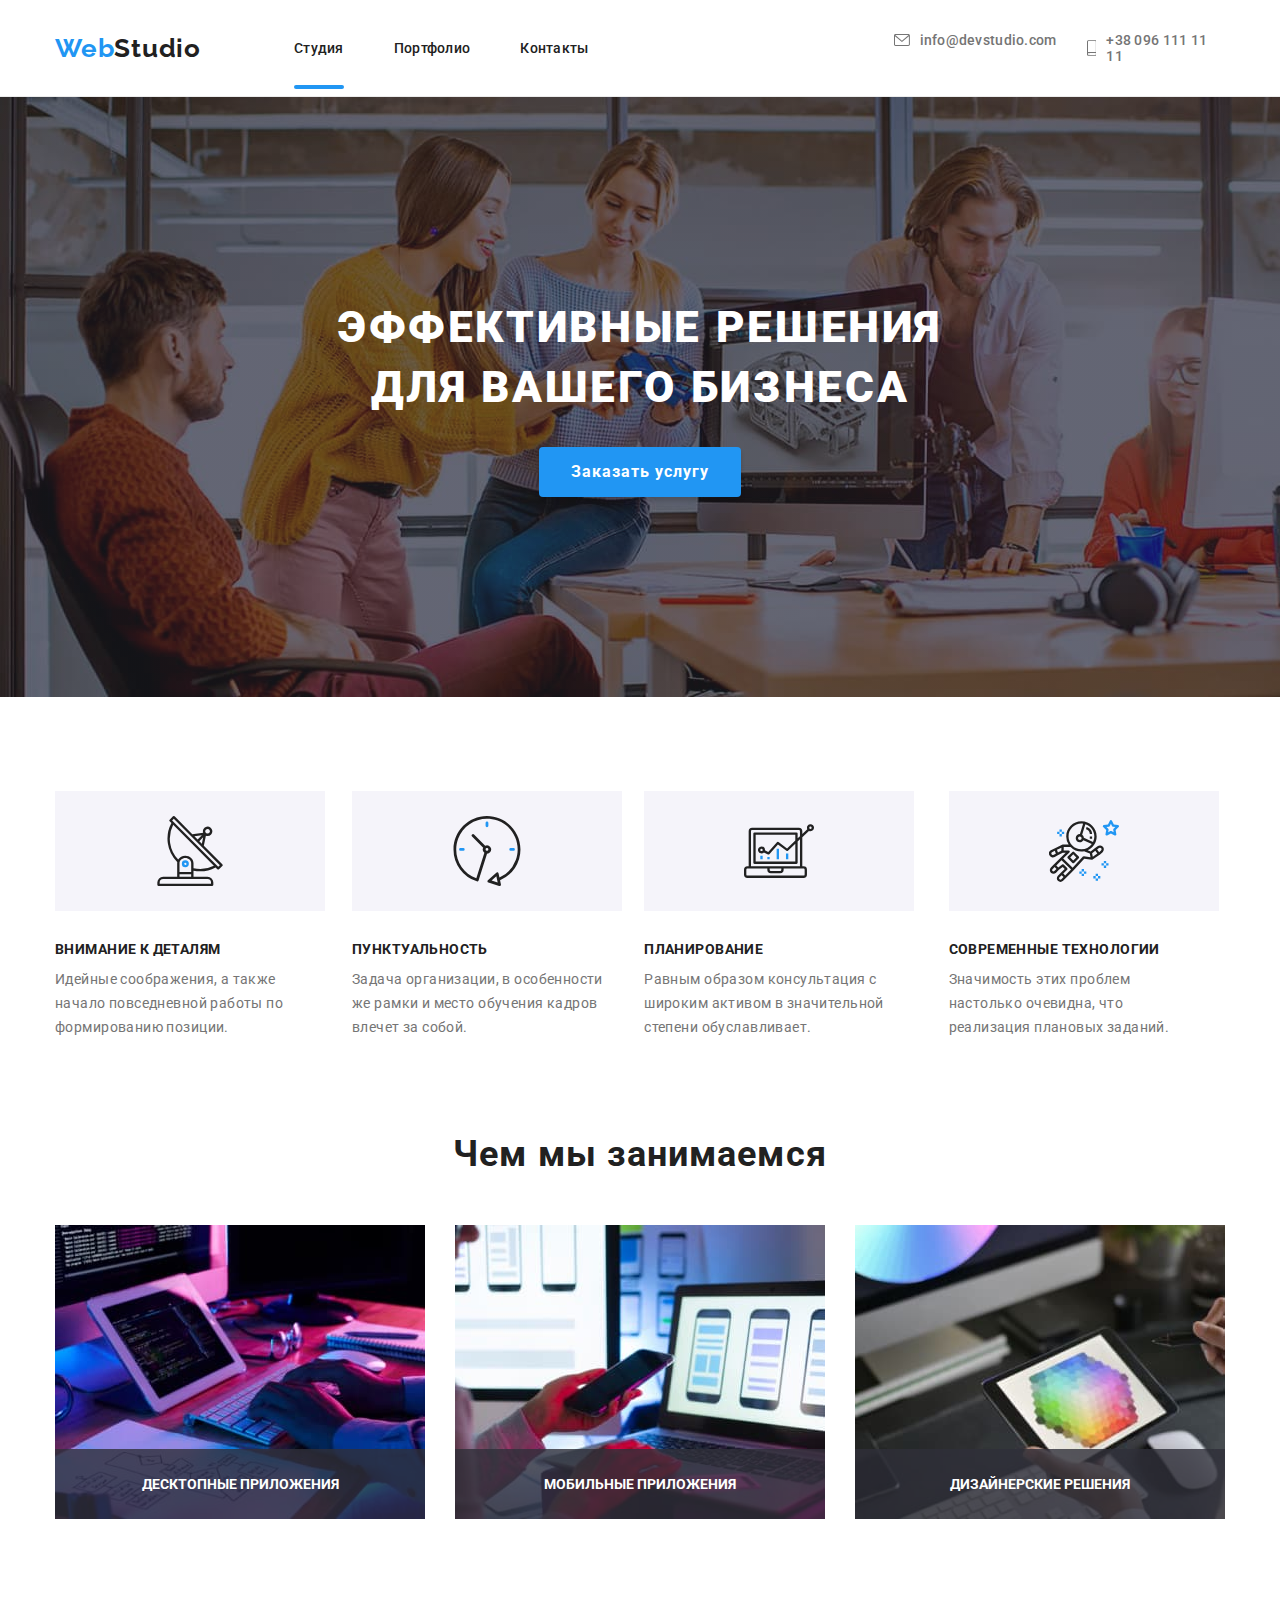
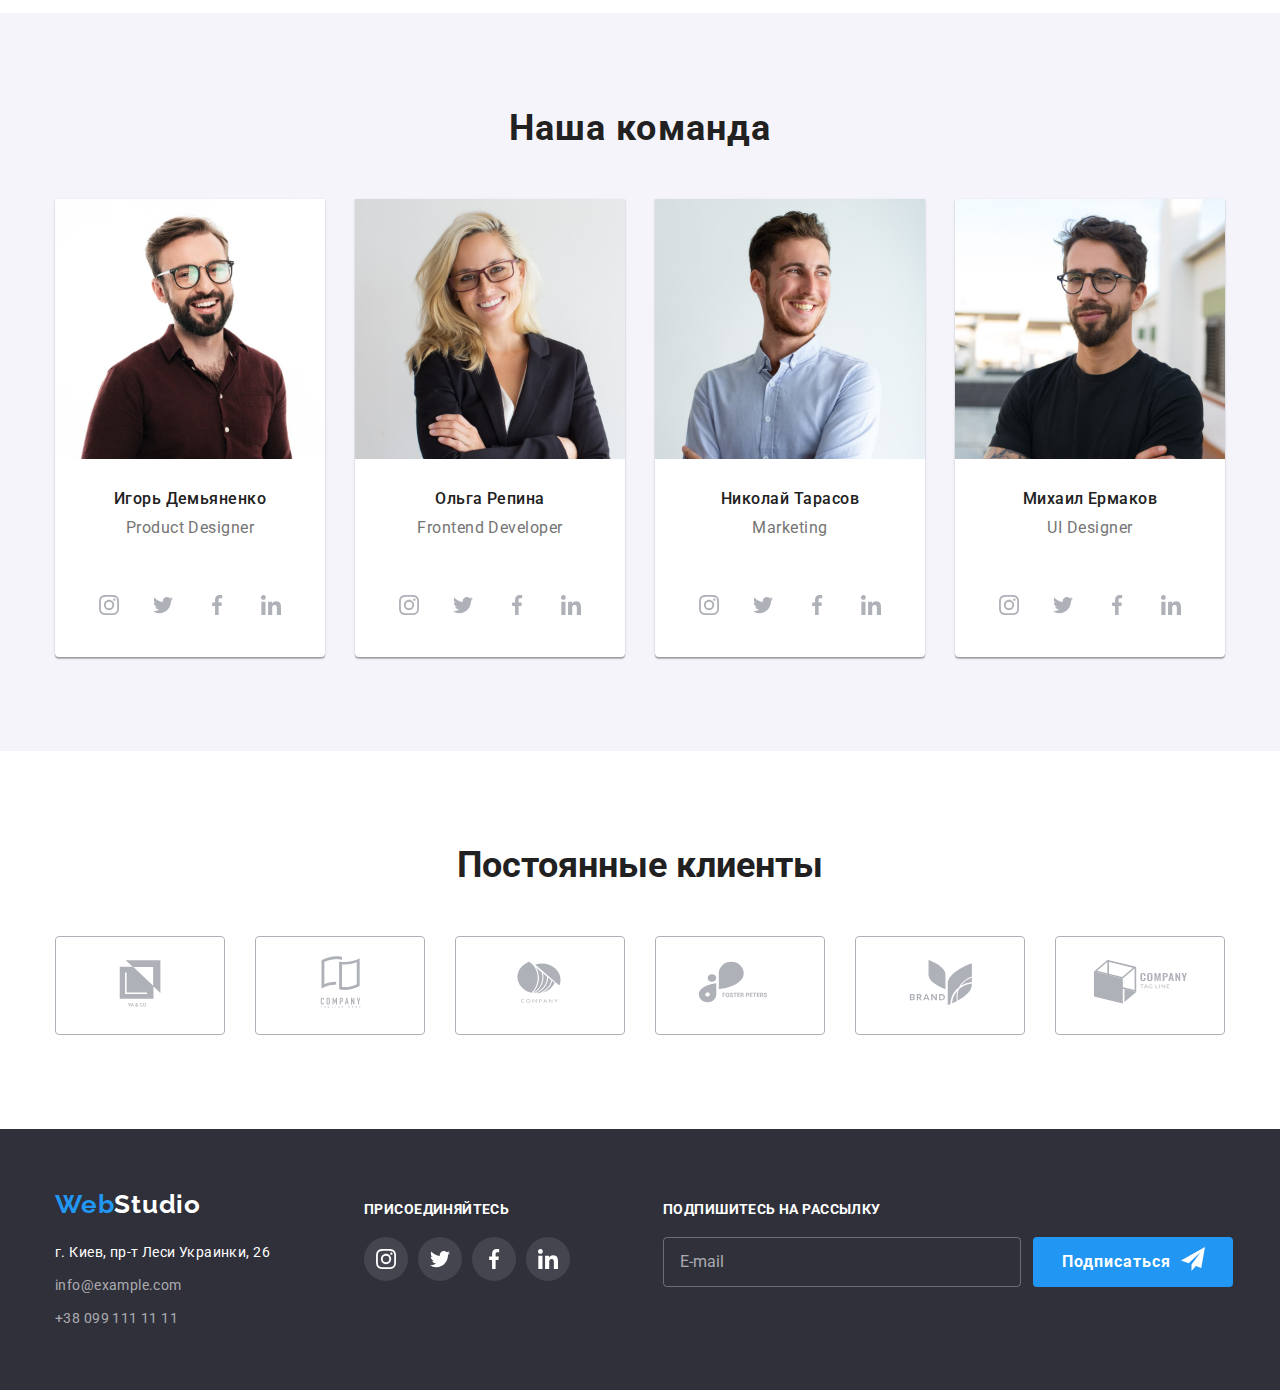
<file: index.html>
<!DOCTYPE html>
<html lang="ru">
<head>
    <meta charset="UTF-8">
    <meta http-equiv="X-UA-Compatible" content="IE=edge">
    <meta name="viewport" content="width=device-width, initial-scale=1.0">
    <title>Document</title>
    <link rel="stylesheet" href="https://cdnjs.cloudflare.com/ajax/libs/modern-normalize/1.0.0/modern-normalize.min.css" />
    <link href="https://fonts.googleapis.com/css2?family=Raleway:wght@700&family=Roboto:wght@400;500;700;900&display=swap"
        rel="stylesheet">
    <link rel="stylesheet" href="./css/styles.css">
</head>
<body>
    <header class="header">
        <nav class="container main-nav">
            <a href="#" class="logo"><span class="piece-of-logo">Web</span>Studio</a>
            
            <ul class="site-nav list">
                <li class="item"><a href="#" class="link current">Студия</a></li>
                <li class="item"><a href="./portfolio.html" class="link">Портфолио</a></li>
                <li class="item"><a href="#" class="link">Контакты</a></li>
            </ul>
            <ul class="list header-contacts">
                <li class="item">
                    <a href="mailto:info@devstudio.com" class="link contacts-link">
                        <svg width="16" height="12" class="icon-envelope svg-item">
                            <use href="./images/sprite.svg#icon-envelope"></use>
                        </svg>
                            info@devstudio.com    
                    </a>
                </li>
                <li class="item">
                    <a href="tel:+380961111111" class="link contacts-link">
                        <svg width="10" height="16" class="icon-smartphone svg-item">
                            <use href="./images/sprite.svg#icon-smartphone"></use>
                        </svg>
                            +38 096 111 11 11
                    </a>
                </li>
            </ul>
        </nav>
    </header>

    <main>
        <section class="hero">
           <div class="hero-container">
                <h1 class="hero-title">Эффективные решения для вашего бизнеса</h1>
                <button type="button" class="hero-button" data-modal-open>Заказать услугу</button>
           </div>
           <div class="backdrop is-hidden" data-modal>
                <div class="modal">
                    <button class="button close-button" data-modal-close>
                            <svg class="svg-item" width="11" height="11">
                                <use href="./images/sprite.svg#icon-close">
                            </svg>
                    </button>

                    <p class="title">Оставьте свои данные, мы вам перезвоним</p>

                    <form class="form-modal">
                        <label class="form-field">
                            <span class="form-label">Имя</span>
                            <div class="input-container">
                                <svg class="svg-item" width="18" height="18">
                                    <use href="./images/sprite.svg#icon-person" />
                                </svg>
                                <input type="text" name="name" class="form-input" autocomplete="off">
                            </div>     
                        </label>
                        <label class="form-field">
                            <span class="form-label">Телефон</span>
                            <div class="input-container">
                                <svg class="svg-item" width="18" height="18">
                                    <use href="./images/sprite.svg#icon-phone" />
                                </svg>
                                <input type="tel" name="tel" class="form-input" autocomplete="off">
                            </div>
                        </label>
                        <label class="form-field">
                            <span class="form-label">Почта</span>
                            <div class="input-container">
                                <svg class="svg-item" width="18" height="18">
                                    <use href="./images/sprite.svg#icon-email" />
                                </svg>
                                <input type="email" name="email" class="form-input" autocomplete="off">
                            </div>
                        </label>
                        <label class="form-field">
                            <span class="form-label">Комментарий</span>
                            <textarea name="comment" cols="1" rows="1" placeholder="Введите текст" class="textarea-input"></textarea>
                        </label>
                        <label class="checkbox-field">
                            <div class="checkbox-container">
                                <input type="checkbox" name="privacy" class="checkbox-privacy">
                                <svg class="svg-item" width="16" height="15">
                                    <use href="./images/sprite.svg#icon-check"></use>
                                </svg>
                                <span class="privacy-text">Соглашаюсь с рассылкой и принимаю <a href="#" class="privacy-link link">Условия договора</a></span>
                            </div>
                        </label>
                        
                        <button type="submit" class="button-submit">Отправить</button>
                    </form>
                </div>
           </div>
        </section>
        
        <section class="benefits">
            <div class="container">
            <h2 hidden>Преимущества компании</h2>
            <ul class="list">
                <li class="item">
                    <div class="svg-container">
                        <svg width="70" height="70" class="svg-item">
                            <use href="./images/sprite.svg#icon-antenna">
                        </svg>
                    </div>
                    <h3 class="title">Внимание к деталям</h3>
                    <p class="benefits-text">
                        Идейные соображения, а также начало повседневной
                        работы по формированию позиции.
                    </p>
                </li>
                <li class="item">
                    <div class="svg-container">
                        <svg width="70" height="70" class="svg-item">
                            <use href="./images/sprite.svg#icon-clock">
                        </svg>
                    </div>
                    <h3 class="title">Пунктуальность</h3>
                    <p class="benefits-text">
                        Задача организации, в особенности же рамки и место
                        обучения кадров влечет за собой.
                    </p>
                </li>
                <li class="item">
                    <div class="svg-container">
                        <svg width="70" height="70" class="svg-item">
                            <use href="./images/sprite.svg#icon-diagram">
                        </svg>
                    </div>
                    <h3 class="title">Планирование</h3>
                    <p class="benefits-text">
                        Равным образом консультация с широким активом в
                        значительной степени обуславливает.
                    </p>
                </li>
                <li class="item">
                    <div class="svg-container">
                        <svg width="70" height="70" class="svg-item">
                            <use href="./images/sprite.svg#icon-astronaut">
                        </svg>
                    </div>
                    <h3 class="title">Современные технологии</h3>
                    <p class="benefits-text">
                        Значимость этих проблем настолько очевидна,
                        что реализация плановых заданий.
                    </p>
                </li>
            </ul>
            </div>    
        </section>
        
        <section class="specialization">
            <div class="container">
                <h2 class="title">Чем мы занимаемся</h2>
                <ul class="list specialization-list">
                    <li class="item">
                        <img src="./images/software-developing.jpg" alt="Фото разработки ПО" width="370" class="image">
                        <div class="content">
                            <p class="text">
                                Десктопные приложения
                            </p>
                        </div>
                    </li>
                    <li class="item">
                        <img src="./images/simulating.jpg" alt="Фото симуляции програмного продукта class="image"" width="370">
                        <div class="content">
                            <p class="text">
                                Мобильные приложения
                            </p>
                        </div>
                    </li>
                    <li class="item">
                        <img src="./images/design.jpg" alt="Фото подбора дизайна" width="370" class="image">
                        <div class="content">
                            <p class="text">
                                Дизайнерские решения
                            </p>
                        </div>
                    </li>
                </ul>
            </div>
        </section>
        
        <section class="team">
            <div class="container">
                <h2 class="title">Наша команда</h2>
                
                <ul class="team-list list">
                    <li class="item">
                        <img src="./images/Ihor.jpg" alt="Фото Игоря Демьяченко" width="270">
                        <h3 class="list-title">Игорь Демьяненко</h3>
                        <p class="team-text">
                            Product Designer
                        </p>
                        <ul class="social-network list">
                            <li class="item">
                                <a href="#" class="social-link" aria-label="Instagram">
                                    <svg class="svg-item" width="20" height="20">
                                        <use href="./images/sprite.svg#icon-instagram">
                                    </svg>
                                </a>
                            </li>
                            <li class="item">
                                <a href="#" class="social-link" aria-label="Twitter">
                                    <svg class="svg-item" width="20" height="20">
                                        <use href="./images/sprite.svg#icon-twitter">
                                    </svg>
                                </a>
                            </li>
                            <li class="item">
                                <a href="#" class="social-link" aria-label="Facebook">
                                    <svg class="svg-item" width="20" height="20">
                                       <use href="./images/sprite.svg#icon-facebook">
                                   </svg>
                               </a>
                            </li>
                            <li class="item">
                               <a href="#" class="social-link" aria-label="Linkedin">
                                   <svg class="svg-item" width="20" height="20">
                                       <use href="./images/sprite.svg#icon-linkedin">
                                   </svg>
                               </a>
                            </li>
                        </ul>
                    </li>
                    <li class="item">
                        <img src="./images/Olga.jpg" alt="Фото Ольги Репиной" width="270">
                        <h3 class="list-title">Ольга Репина</h3>
                        <p class="team-text">
                            Frontend Developer
                        </p>
                        <ul class="social-network list">
                            <li class="item">
                                <a href="#" class="social-link" aria-label="Instagram">
                                    <svg class="svg-item" width="20" height="20">
                                        <use href="./images/sprite.svg#icon-instagram">
                                    </svg>
                                </a>
                            </li>
                            <li class="item">
                                <a href="#" class="social-link" aria-label="Twitter">
                                    <svg class="svg-item" width="20" height="20">
                                        <use href="./images/sprite.svg#icon-twitter">
                                    </svg>
                                </a>
                            </li>
                            <li class="item">
                                <a href="#" class="social-link" aria-label="Facebook">
                                    <svg class="svg-item" width="20" height="20">
                                        <use href="./images/sprite.svg#icon-facebook">
                                    </svg>
                                </a>
                            </li>
                            <li class="item">
                                <a href="#" class="social-link" aria-label="Linkedin">
                                    <svg class="svg-item" width="20" height="20">
                                        <use href="./images/sprite.svg#icon-linkedin">
                                    </svg>
                                </a>
                            </li>
                        </ul>
                    </li>
                    <li class="item">
                        <img src="./images/Nikolay.jpg" alt="Фото Николая Тарасова" width="270">
                        <h3 class="list-title">Николай Тарасов</h3>
                        <p class="team-text">
                            Marketing
                        </p>
                        <ul class="social-network list">
                            <li class="item">
                                <a href="#" class="social-link" aria-label="Instagram">
                                    <svg class="svg-item" width="20" height="20">
                                        <use href="./images/sprite.svg#icon-instagram">
                                    </svg>
                                </a>
                            </li>
                            <li class="item">
                                <a href="#" class="social-link" aria-label="Twitter">
                                    <svg class="svg-item" width="20" height="20">
                                        <use href="./images/sprite.svg#icon-twitter">
                                    </svg>
                                </a>
                            </li>
                            <li class="item">
                                <a href="#" class="social-link" aria-label="Facebook">
                                    <svg class="svg-item" width="20" height="20">
                                        <use href="./images/sprite.svg#icon-facebook">
                                    </svg>
                                </a>
                            </li>
                            <li class="item">
                                <a href="#" class="social-link" aria-label="Linkedin">
                                    <svg class="svg-item" width="20" height="20">
                                        <use href="./images/sprite.svg#icon-linkedin">
                                    </svg>
                                </a>
                            </li>
                        </ul>
                    </li>
                    <li class="item">
                        <img src="./images/Michael.jpg" alt="Фото Михаила Ермакова" width="270">
                        <h3 class="list-title">Михаил Ермаков</h3>
                        <p class="team-text">
                            UI Designer
                        </p>
                        <ul class="social-network list">
                            <li class="item">
                                <a href="#" class="social-link" aria-label="Instagram">
                                    <svg class="svg-item" width="20" height="20">
                                        <use href="./images/sprite.svg#icon-instagram">
                                    </svg>
                                </a>
                            </li>
                            <li class="item">
                                <a href="#" class="social-link" aria-label="Twitter">
                                    <svg class="svg-item" width="20" height="20">
                                        <use href="./images/sprite.svg#icon-twitter">
                                    </svg>
                                </a>
                            </li>
                            <li class="item">
                                <a href="#" class="social-link" aria-label="Facebook">
                                    <svg class="svg-item" width="20" height="20">
                                        <use href="./images/sprite.svg#icon-facebook">
                                    </svg>
                                </a>
                            </li>
                            <li class="item">
                               <a href="#" class="social-link" aria-label="Linkedin">
                                    <svg class="svg-item" width="20" height="20">
                                        <use href="./images/sprite.svg#icon-linkedin">
                                    </svg>
                               </a>
                            </li>
                        </ul>
                    </li>
                </ul>
            </div>
        </section>

        <section class="partners">
            <div class="container">
                <h2 class="title">Постоянные клиенты</h2>
                <ul class="list partners-list">
                    <li class="item">
                        <a href="#" class="link partners-link">
                            <svg class="svg-item" width="106" height="60">
                                <use href="./images/sprite.svg#icon-logo"></use>
                            </svg>
                        </a>
                    </li>
                    <li class="item">
                        <a href="#" class="link partners-link">
                            <svg class="svg-item" width="106" height="60">
                                <use href="./images/sprite.svg#icon-logo-2"></use>
                            </svg>
                        </a>
                    </li>
                    <li class="item">
                        <a href="#" class="link partners-link">
                            <svg class="svg-item" width="106" height="60">
                                <use href="./images/sprite.svg#icon-logo-3"></use>
                            </svg>
                        </a>
                    </li>
                    <li class="item">
                        <a href="#" class="link partners-link">
                            <svg class="svg-item" width="106" height="60">
                                <use href="./images/sprite.svg#icon-logo-4"></use>
                            </svg>
                        </a>
                    </li>
                    <li class="item">
                        <a href="#" class="link partners-link">
                            <svg class="svg-item" width="106" height="60">
                                <use href="./images/sprite.svg#icon-logo-5"></use>
                            </svg>
                        </a>
                    </li>
                    <li class="item">
                        <a href="#" class="link partners-link">
                            <svg class="svg-item" width="106" height="60">
                                <use href="./images/sprite.svg#icon-logo-6"></use>
                            </svg>
                        </a>
                    </li>
                </ul>
            </div>
        </section>

    </main>

    <footer class="footer">
        <h2 hidden>Заголовок футера</h2>
        <div class="container footer-container">
            <div class="address-div">
                <a href="#" class="logo"><span class="piece-of-logo">Web</span>Studio</a>
                <address class="address footer">
                    <p>г. Киев, пр-т Леси Украинки, 26</p>
                </address>
                <ul class="list footer-contacts">
                    <li class="item">
                        <a href="mailto:info@example.com" class="link">info@example.com</a>
                    </li>
                    <li class="item">
                        <a href="tel:+380991111111" class="link">+38 099 111 11 11</a>
                    </li>
                </ul>
            </div>
            <div class="join">
                <h3 class="footer-title">присоединяйтесь</h3>
                <ul class="join-list list">
                    <li class="item">
                        <a href="#" class="social-link">
                            <svg class="svg-item" width="20" height="20" aria-label="Instagram">
                                <use href="./images/sprite.svg#icon-instagram">
                            </svg>
                        </a>
                    </li>
                    <li class="item">
                        <a href="#" class="social-link" aria-label="Twitter">
                            <svg class="svg-item" width="20" height="20">
                                <use href="./images/sprite.svg#icon-twitter">
                            </svg>
                        </a>
                    </li>
                    <li class="item">
                        <a href="#" class="social-link">
                            <svg class="svg-item" width="20" height="20" aria-label="Facebook">
                                <use href="./images/sprite.svg#icon-facebook">
                            </svg>
                        </a>
                    </li>
                    <li class="item">
                        <a href="#" class="social-link">
                            <svg class="svg-item" width="20" height="20" aria-label="Linkedin">
                                <use href="./images/sprite.svg#icon-linkedin">
                            </svg>
                        </a>
                    </li>
                </ul>
            </div>
            <div class="section-subscribe">
                <h3 class="subscribe-title">Подпишитесь на рассылку</h3>

                <form class="form-subscribe">
                    <label class="form-field">
                        <input type="email" name="email" class="form-input" placeholder="E-mail" autocomplete="off">
                    </label>
                    <button class="submit">
                        <span class="text-subscribe">Подписаться</span>
                        <svg class="svg-item" width="24" height="24">
                            <use href="./images/sprite.svg#icon-icon-send">
                        </svg>
                    </button>
                </form>
            </div>
        </div>
    </footer>
    <script src="./js/modal.js"></script>
</body>
</html>
</file>
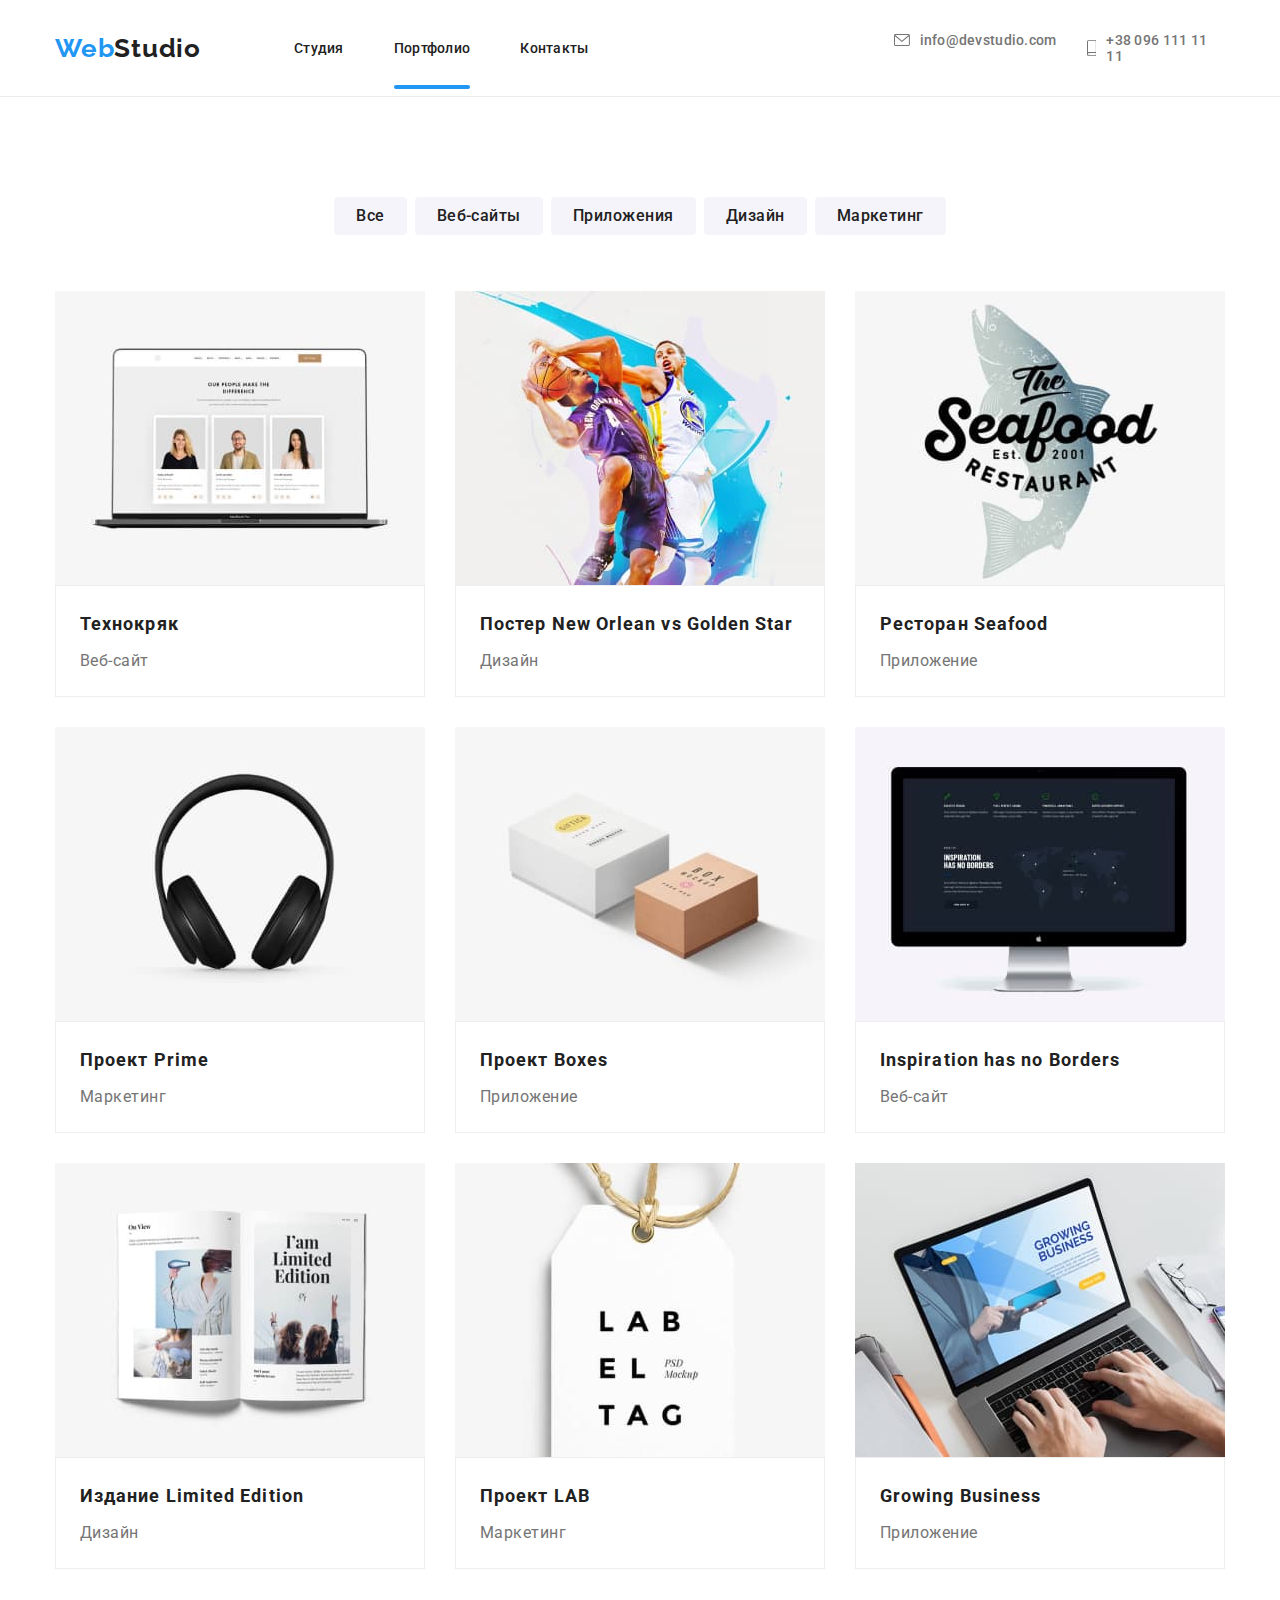
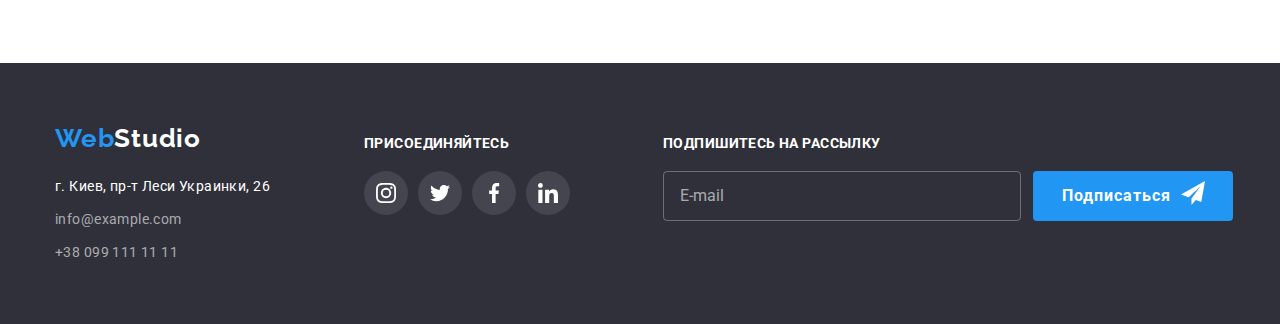
<file: portfolio.html>
<!DOCTYPE html>
<html lang="ru">
<head>
    <meta charset="UTF-8">
    <meta http-equiv="X-UA-Compatible" content="IE=edge">
    <meta name="viewport" content="width=device-width, initial-scale=1.0">
    <title>Портфолио</title>
    <link rel="stylesheet" href="https://cdnjs.cloudflare.com/ajax/libs/modern-normalize/1.0.0/modern-normalize.min.css" />
    <link href="https://fonts.googleapis.com/css2?family=Raleway:wght@700&family=Roboto:wght@400;500;700;900&display=swap"
        rel="stylesheet">
    <link rel="stylesheet" href="./css/styles.css">
</head>
<body>
    <header class="header">
        <nav class="container main-nav">
            <a href="#" class="logo"><span class="piece-of-logo">Web</span>Studio</a>
    
            <ul class="site-nav list">
                <li class="item"><a href="./index.html" class="link">Студия</a></li>
                <li class="item"><a href="./portfolio.html" class="link current">Портфолио</a></li>
                <li class="item"><a href="#" class="link">Контакты</a></li>
            </ul>
            <ul class="list header-contacts">
                <li class="item">
                    <a href="mailto:info@devstudio.com" class="link contacts-link">
                        <svg width="16" height="12" class="icon-envelope svg-item">
                            <use href="./images/sprite.svg#icon-envelope"></use>
                        </svg>
                        info@devstudio.com
                    </a>
                </li>
                <li class="item">
                    <a href="tel:+380961111111" class="link contacts-link">
                        <svg width="10" height="16" class="icon-smartphone svg-item">
                            <use href="./images/sprite.svg#icon-smartphone"></use>
                        </svg>
                        +38 096 111 11 11
                    </a>
                </li>
            </ul>
        </nav>
    </header>

    <main>
        <section class="examples">
            <div class="container">
                <ul class="examples-nav list">
                    <li class="item"><button type="button" class="button">Все</button></li>
                    <li class="item"><button type="button" class="button">Веб-сайты</button></li>
                    <li class="item"><button type="button" class="button">Приложения</button></li>
                    <li class="item"><button type="button" class="button">Дизайн</button></li>
                    <li class="item"><button type="button" class="button">Маркетинг</button></li>
                </ul>
                
                <ul lang="ru" class="examples-list list">
                    <li class="item">
                        <a href="#" class="link">
                            <div class="overlay">
                                <img src="./images/techno-crack.jpg" alt="Технокряк" width="370" height="294" class="image">
                                <div class="product-thumb">
                                    <p class="text">
                                        Технокряк это современная площадка распространения коронавируса.
                                        Компании используют эту платформу для цифрового
                                        шпионажа и атак на защищённые сервера конкурентов.
                                    </p>
                                </div>
                            </div>
                            <div class="examples-content">
                                <h3 class="examples-title title">Технокряк</h3>
                                <p class="description">Веб-сайт</p>
                            </div>
            
                        </a>
                    </li>
                    <li class="item">
                       <a href="#" class="link">
                            <div class="overlay">
                                <img src="./images/newOrlean-vs-GoldenState.jpg" alt="Постер New Orlean vs Golden Star" width="370" height="294"
                                    class="image">
                                <div class="product-thumb">
                                    <p class="text">
                                        Технокряк это современная площадка распространения коронавируса.
                                        Компании используют эту платформу для цифрового
                                        шпионажа и атак на защищённые сервера конкурентов.
                                    </p>
                                </div>
                            </div>
                            <div class="examples-content">
                                <h3 class="examples-title title">Постер New Orlean vs Golden Star</h3>
                                <p class="description">Дизайн</p>
                            </div>
                       </a>
                    </li>
                    <li class="item">
                        <a href="#" class="link">
                            <div class="overlay">
                                <img src="./images/restaurant-Seafood.jpg" alt="Ресторан Seafood" width="370" height="294" class="image">
                                <div class="product-thumb">
                                    <p class="text">
                                        Технокряк это современная площадка распространения коронавируса.
                                        Компании используют эту платформу для цифрового
                                        шпионажа и атак на защищённые сервера конкурентов.
                                    </p>
                                </div>
                            </div>
                            <div class="examples-content">
                                <h3 class="examples-title title">Ресторан Seafood</h3>
                                <p class="description">Приложение</p>
                            </div>
                        </a>
                    </li>
                    <li class="item">
                        <a href="#" class="link">
                            <div class="overlay">
                                <img src="./images/project-Prime.jpg" alt="Проект Prime" width="370" height="294" class="image">
                                <div class="product-thumb">
                                    <p class="text">
                                        Технокряк это современная площадка распространения коронавируса.
                                        Компании используют эту платформу для цифрового
                                        шпионажа и атак на защищённые сервера конкурентов.
                                    </p>
                                </div>
                            </div>
                            <div class="examples-content">
                                <h3 class="examples-title title">Проект Prime</h3>
                                <p class="description">Маркетинг</p>
                            </div>
                        </a>
                    </li>
                    <li class="item">
                        <a href="#" class="link">
                            <div class="overlay">
                                <img src="./images/project-Boxes.jpg" alt="Проект Boxes" width="370" height="294" class="image">
                                <div class="product-thumb">
                                    <p class="text">
                                        Технокряк это современная площадка распространения коронавируса.
                                        Компании используют эту платформу для цифрового
                                        шпионажа и атак на защищённые сервера конкурентов.
                                    </p>
                                </div>
                            </div>
                            <div class="examples-content">
                                <h3 class="examples-title title">Проект Boxes</h3>
                                <p class="description">Приложение</p>
                            </div>
                        </a>
                    </li>
                    <li class="item">
                        <a href="#" class="link">
                            <div class="overlay">
                                <img src="./images/website-Inspiration.jpg" alt="Веб-сайт Inspiration has no Borders" width="370" height="294"
                                    class="image">
                                <div class="product-thumb">
                                    <p class="text">
                                        Технокряк это современная площадка распространения коронавируса.
                                        Компании используют эту платформу для цифрового
                                        шпионажа и атак на защищённые сервера конкурентов.
                                    </p>
                                </div>
                            </div>
                                
                            <div class="examples-content">
                                <h3 class="examples-title title">Inspiration has no Borders</h3>
                                <p class="description">Веб-сайт</p>
                            </div>
                        </a>
                    </li>
                    <li class="item">
                        <a href="#" class="link">
                            <div class="overlay">
                                <img src="./images/limitedEdition.jpg" alt="Издание Limited Edition" width="370" height="294" class="image">
                                <div class="product-thumb">
                                    <p class="text">
                                        Технокряк это современная площадка распространения коронавируса.
                                        Компании используют эту платформу для цифрового
                                        шпионажа и атак на защищённые сервера конкурентов.
                                    </p>
                                </div>
                            </div>
                            <div class="examples-content">
                                <h3 class="examples-title title">Издание Limited Edition</h3>
                                <p class="description">Дизайн</p>
                            </div>
                        </a>
                    </li>
                    <li class="item">
                        <a href="#" class="link">
                            <div class="overlay">
                                <img src="./images/project-Lab.jpg" alt="Проект LAB" width="370" height="294" class="image">
                                <div class="product-thumb">
                                    <p class="text">
                                        Технокряк это современная площадка распространения коронавируса.
                                        Компании используют эту платформу для цифрового
                                        шпионажа и атак на защищённые сервера конкурентов.
                                    </p>
                                </div>
                            </div>
                            <div class="examples-content">
                                <h3 class="examples-title title">Проект LAB</h3>
                                <p class="description">Маркетинг</p>
                            </div>
                        </a>
                    </li>
                    <li class="item">
                        <a href="#" class="link">
                            <div class="overlay">
                                <img src="./images/growing-business.jpg" alt="Growing Business" width="370" height="294" class="image">
                                <div class="product-thumb">
                                    <p class="text">
                                        Технокряк это современная площадка распространения коронавируса.
                                        Компании используют эту платформу для цифрового
                                        шпионажа и атак на защищённые сервера конкурентов.
                                    </p>
                                </div>
                            </div>
                            <div class="examples-content">
                                <h3 class="examples-title title">Growing Business</h3>
                                <p class="description">Приложение</p>
                            </div>
                        </a>
                    </li>
                </ul>
            </div>
        </section>
    </main>

    <footer class="footer">
        <h2 hidden>Заголовок футера</h2>
        <div class="container footer-container">
            <div class="address-div">
                <a href="#" class="logo"><span class="piece-of-logo">Web</span>Studio</a>
                <address class="address footer">
                    <p>г. Киев, пр-т Леси Украинки, 26</p>
                </address>
                <ul class="list footer-contacts">
                    <li class="item">
                        <a href="mailto:info@example.com" class="link">info@example.com</a>
                    </li>
                    <li class="item">
                        <a href="tel:+380991111111" class="link">+38 099 111 11 11</a>
                    </li>
                </ul>
            </div>
            <div class="join">
                <h3 class="footer-title">присоединяйтесь</h3>
                <ul class="join-list list">
                    <li class="item">
                        <a href="#" class="social-link">
                            <svg class="svg-item" width="20" height="20" aria-label="Instagram">
                                <use href="./images/sprite.svg#icon-instagram">
                            </svg>
                        </a>
                    </li>
                    <li class="item">
                        <a href="#" class="social-link" aria-label="Twitter">
                            <svg class="svg-item" width="20" height="20">
                                <use href="./images/sprite.svg#icon-twitter">
                            </svg>
                        </a>
                    </li>
                    <li class="item">
                        <a href="#" class="social-link">
                            <svg class="svg-item" width="20" height="20" aria-label="Facebook">
                                <use href="./images/sprite.svg#icon-facebook">
                            </svg>
                        </a>
                    </li>
                    <li class="item">
                        <a href="#" class="social-link">
                            <svg class="svg-item" width="20" height="20" aria-label="Linkedin">
                                <use href="./images/sprite.svg#icon-linkedin">
                            </svg>
                        </a>
                    </li>
                </ul>
            </div>
            <div class="section-subscribe">
                <h3 class="subscribe-title">Подпишитесь на рассылку</h3>
    
                <form class="form-subscribe">
                    <label class="form-field">
                        <input type="email" name="email" class="form-input" placeholder="E-mail" autocomplete="off">
                    </label>
                    <button class="submit">
                        <span class="text-subscribe">Подписаться</span>
                        <svg class="svg-item" width="24" height="24">
                            <use href="./images/sprite.svg#icon-icon-send">
                        </svg>
                    </button>
                </form>
            </div>
        </div>
    </footer>
</body>
</html>
</file>
<file: css/styles.css>
/* Основной цвет текста #757575;
/* Вторичный цвет текста #212121 */
/* Акцент #2196F3 */
/* Основной цвет фона #FFFFFF */
/* Вторичный цвет фона #F5F4FA */
/* Цвет фона hero #2F303A */

:root {
  --primary-text-color: #757575;
  --secondary-text-color: #212121;
  --accent-color: #2196f3;
  --primary-bg-color: #ffffff;
  --secondary-bg-color: #f5f4fa;
  --hero-bg-color: #2f303a;
  --footer-text-color: rgba(255, 255, 255, 0.6);
  --cubic-bezier: cubic-bezier(0.4, 0, 0.2, 1);
}

/* body */

body {
  font-family: roboto, sans-serif, Arial, Helvetica, sans-serif;
  color: var(--primary-text-color);
  background-color: #ffffff;
}

.container {
  margin: 0 auto;
  width: 1200px;
  padding-left: 15px;
  padding-right: 15px;
}

.header {
  border-bottom: 1px solid #ececec;
}

/* сброс margin для заголовков и абзацев */

h1,
h2,
h3,
p,
ul,
label {
  margin: 0 auto;
}
img {
  display: block;
}

/* убираем маркеры со списков */

.list {
  list-style: none;
  margin: 0;
  padding: 0;
}

.main-nav {
  display: flex;
  align-items: center;
}

.site-nav {
  display: flex;
  align-items: center;
}

.site-nav .link,
.header-contacts .link {
  padding-top: 32px;
  padding-bottom: 32px;

  transition: color 250ms var(--cubic-bezier);
}

.header-contacts {
  display: flex;
  margin-left: 305px;
}

.header-contacts .item:not(:last-child) {
  margin-right: 30px;
}

.header-contacts .svg-item {
  fill: var(--primary-text-color);
  margin-right: 10px;

  transition: fill 250ms var(--cubic-bezier);
}

/* оформление ссылок в хедере */

.header-contacts .link {
  display: flex;
  align-items: center;

  font-weight: 500;
  font-size: 14px;
  line-height: calc(16 / 14);
  letter-spacing: 0.02em;
  color: var(--primary-text-color);
}

/* оформление логотипа */

.logo {
  margin-right: 93px;

  font-family: raleway, sans-serif;
  font-size: 26px;
  font-weight: 700;
  line-height: calc(31 / 26);
  letter-spacing: 0.03em;
  text-decoration: none;
  color: var(--secondary-text-color);
}

/* оформление спана в логотипе */

.piece-of-logo {
  color: var(--accent-color);
}

.site-nav > .item:not(:last-child) {
  margin-right: 50px;
}

/* секция - герой */

.hero {
  color: var(--primary-bg-color);
  background-color: var(--hero-bg-color);
  background-image: linear-gradient(rgba(47, 48, 58, 0.4), rgba(47, 48, 58, 0.4)),
    url(../images/hero-title.jpg);
}

.hero-container {
  padding-bottom: 200px;
  padding-top: 200px;

  text-align: center;
}
/* заголовок секции - героя */

.hero-title {
  font-weight: 900;
  font-size: 44px;
  max-width: 650px;
  line-height: calc(60 / 44);
  text-align: center;
  letter-spacing: 0.06em;
  text-transform: uppercase;
  margin-bottom: 30px;
}

.button {
  font-family: inherit;
  border: none;
}

/* кнопка секции - героя */

.hero-button {
  font-weight: bold;
  border: none;

  font-size: 16px;
  line-height: calc(30 / 16);
  text-align: center;
  letter-spacing: 0.06em;

  color: var(--primary-bg-color);
  background-color: var(--accent-color);

  cursor: pointer;

  box-shadow: 0px 4px 4px rgba(0, 0, 0, 0.15);
  border-radius: 4px;
  padding: 10px 32px;

  transition: background-color 250ms var(--cubic-bezier);
}

/* меняем цвет кнопки секции - героя при наведении и фокусе */

.hero-button:hover,
.hero-button:focus {
  background-color: #188ce8;
}

.hero > .backdrop {
  position: fixed;
  top: 0;
  left: 0;
  width: 100%;
  height: 100%;
  background-color: rgba(0, 0, 0, 0.2);
  z-index: 1;
  opacity: 1;
  transition: opacity 250ms var(--cubic-bezier);
}

.backdrop.is-hidden {
  opacity: 0;
  visibility: hidden;
  pointer-events: none;
}

.backdrop > .modal {
  position: absolute;
  width: 528px;
  min-height: 581px;
  top: 50%;
  left: 50%;

  padding: 40px;

  transform: translate(-50%, -50%) scale(1);
  transition: transform 250ms var(--cubic-bezier);

  background-color: #fff;
  border-radius: 4px;

  box-shadow: 0px 2px 1px rgba(0, 0, 0, 0.2), 0px 1px 1px rgba(0, 0, 0, 0.14),
    0px 1px 3px rgba(0, 0, 0, 0.12);
}

.modal > .title {
  text-align: center;
  font-size: 20px;
  font-weight: 700;
  margin-bottom: 12px;

  letter-spacing: 0.03em;

  color: var(--secondary-text-color);
}

.modal > .form-modal {
  margin-top: 12px;
}

.modal .form-input {
  width: 100%;
  margin: 0;

  font-size: 12px;
  color: var(--secondary-text-color);

  max-height: 40px;
  padding: 12px 42px;

  border: 1px solid rgba(33, 33, 33, 0.2);
  border-radius: 4px;
  outline: none;

  transition: border 250ms var(--cubic-bezier);
}

.form-modal .form-label {
  display: inline-block;

  font-size: 12px;
  letter-spacing: 0.01em;
  margin-bottom: 4px;

  color: var(--primary-text-color);
}

.form-modal textarea[name='comment'] {
  display: block;
  width: 448px;
  height: 120px;

  font-size: 12px;
  color: var(--secondary-text-color);

  padding: 12px 16px;
  resize: none;

  outline: none;
  border: 1px solid rgba(33, 33, 33, 0.2);
  border-radius: 4px;

  transition: border 250ms var(--cubic-bezier);
}

.form-modal textarea[name='comment']::placeholder {
  font-size: 12px;

  letter-spacing: 0.01em;
}

.form-modal .checkbox-container {
  display: flex;
  align-items: center;
  justify-content: center;
  margin-top: 20px;
}

.form-modal .checkbox-privacy {
  position: absolute;
  width: 1px;
  height: 1px;
  margin: -1px;
  border: 0;
  padding: 0;
  clip: rect(0 0 0 0);
  overflow: hidden;
}

.checkbox-container .svg-item {
  border: 2px solid var(--secondary-text-color);
  border-radius: 2px;
  margin-right: 7px;
  transition: background-color 250ms var(--cubic-bezier);
}
.form-modal .privacy-text {
  color: var(--primary-text-color);
  display: block;
  font-size: 14px;
  letter-spacing: 0.03em;
}

.privacy-text > .privacy-link {
  font-size: 14px;
  line-height: calc(24 / 14);

  color: #2096f3;
  border-bottom: 1px solid #2096f3;
}

.form-modal input[name='mailing'] {
  position: absolute;
  width: 1px;
  height: 1px;
  margin: -1px;
  border: 0;
  padding: 0;
  clip: rect(0 0 0 0);
  overflow: hidden;
}

.input-container {
  position: relative;
  margin-bottom: 10px;
}

.form-field .svg-item {
  position: absolute;
  display: inline-block;

  top: 50%;
  left: 12px;

  transform: translateY(-50%);
  transition: fill 250ms var(--cubic-bezier);
}

.checkbox-privacy:checked + .svg-item {
  background-color: #188ce8;
  border: 1px solid transparent;
}

.form-field:focus-within .svg-item {
  fill: #2196f3;
}

.form-field:focus-within .form-input {
  border: 1px solid #2196f3;
}

.form-field:focus-within textarea[name='comment'] {
  border: 1px solid #2196f3;
}

.form-modal > .button-submit {
  position: relative;
  left: 50%;
  transform: translateX(-50%);
  color: #fff;

  font-weight: 700;
  background-color: var(--accent-color);
  letter-spacing: 0.06em;
  line-height: calc(30 / 16);

  margin-top: 30px;
  padding: 10px 55px 10px 56px;

  border: none;
  border-radius: 4px;
  box-shadow: 0px 4px 4px rgba(0, 0, 0, 0.15);

  transition: background-color 250ms var(--cubic-bezier);
  cursor: pointer;
}

.form-modal > .button-submit:hover,
.form-modal > .button-submit:focus {
  color: #fff;
  background-color: #188ce8;
}

.form-modal .backdrop.is-hidden > .modal {
  transform: translate(-50%, -50%) scale(1.25);
}

.modal .close-button {
  position: inherit;
  display: flex;
  align-items: center;
  justify-content: center;

  width: 30px;
  height: 30px;
  top: 8px;
  left: 490px;

  background-color: #fff;
  border: 1px solid rgba(0, 0, 0, 0.1);
  border-radius: 50%;
  cursor: pointer;
}

.modal .close-button:hover,
.modal .close-button:focus {
  fill: #2196f3;
}

/* заголовок в секции benefits */

.benefits .title {
  font-size: 14px;
  line-height: calc(16 / 14);
  letter-spacing: 0.03em;
  text-transform: uppercase;

  margin-top: 30px;
}

/* абзацы в секции benefits */

.benefits-text {
  margin-top: 10px;
  margin-right: 30px;

  font-size: 14px;
  line-height: calc(24 / 14);
  letter-spacing: 0.03em;
}

.benefits .list {
  display: flex;
  padding-top: 94px;
  padding-bottom: 94px;
}

.benefits .specialization {
  text-align: center;
}

.benefits .svg-container {
  display: flex;
  align-items: center;
  justify-content: center;

  width: 270px;
  height: 120px;
  background-color: #f5f4fa;
}
/* заголовок секции specialization */

.specialization .container {
  text-align: center;
}

.specialization .title {
  font-size: 36px;
  line-height: calc(42 / 36);
  letter-spacing: 0.03em;
}

.specialization-list {
  display: flex;
  margin-top: 50px;
  padding-bottom: 94px;
}

.specialization-list .item {
  position: relative;
}

.specialization-list .item:not(:last-child) {
  margin-right: 30px;
}

.specialization-list .image {
  display: block;
}

.specialization-list .content {
  width: 100%;
  height: 70px;

  position: absolute;
  bottom: 0;
  left: 0;

  background-color: rgba(47, 48, 58, 0.8);
}

.specialization-list .text {
  font-size: 14px;
  font-weight: 700;
  color: #ffffff;
  text-transform: uppercase;

  padding-top: 27px;
  padding-bottom: 27px;
}

/* фон секции team */

.team {
  background-color: var(--secondary-bg-color);
}

.team-list {
  margin-top: 50px;
  display: flex;
  padding-bottom: 94px;
}

.team-list > .item {
  background: #ffffff;
  box-shadow: 0px 1px 3px rgba(0, 0, 0, 0.12), 0px 1px 1px rgba(0, 0, 0, 0.14),
    0px 2px 1px rgba(0, 0, 0, 0.2);
  border-radius: 0px 0px 4px 4px;
}

.team-list > .item:not(:last-child) {
  margin-right: 30px;
}

/* заголовок секции team */

.team .title {
  padding-top: 94px;

  text-align: center;
  font-size: 36px;
  line-height: calc(42 / 36);
  letter-spacing: 0.03em;
}

/* заголовок h3 секции team */

.team .list-title {
  padding-top: 30px;

  text-align: center;
  font-weight: 500;
  font-size: 16px;
  line-height: calc(19 / 16);
  letter-spacing: 0.03em;
}

/* абзац секции team */
.team-text {
  padding-top: 10px;
  padding-bottom: 30px;

  text-align: center;
  font-size: 16px;
  line-height: calc(19 / 16);
  letter-spacing: 0.03em;
}

.team .social-network {
  display: flex;
  align-items: center;

  padding: 16px 32px 30px;
}

.social-link {
  display: flex;
  align-items: center;
  justify-content: center;

  width: 44px;
  height: 44px;
  background-color: #fff;
  border-radius: 50%;

  transition: background-color 250ms var(--cubic-bezier);
}

.social-link .svg-item {
  fill: #afb1b8;

  transition: fill 250ms var(--cubic-bezier);
}

.social-network .item:not(:last-child) {
  margin-right: 10px;
}

.social-link:hover,
.social-link:focus {
  background-color: var(--accent-color);
}

.social-link:hover .svg-item,
.social-link:focus .svg-item {
  fill: #fff;
}

/* стили для ссылок в site-nav */
.site-nav .link {
  font-weight: 500;
  font-size: 14px;
  line-height: calc(16 / 14);
  letter-spacing: 0.02em;
  text-decoration: none;
  color: var(--secondary-text-color);
}

/* убираем подчеркивание в ссылках */

.link {
  text-decoration: none;
}

/* цвет в заголовках */

.title,
.list-title {
  color: var(--secondary-text-color);
}

.partners {
  text-align: center;
}

.partners .title {
  padding-top: 94px;

  font-size: 36px;
}

.partners-list {
  display: flex;
  justify-content: center;
  align-items: center;

  margin-top: 50px;
  padding-bottom: 94px;
}

.partners-link {
  display: inline-block;

  padding: 16px 32px;
}

.partners-list > .item {
  border: 1px solid #afb1b8;
  border-radius: 4px;
  width: 170px;

  transition: border 250ms var(--cubic-bezier);
}

.partners-list > .item:not(:last-child) {
  margin-right: 30px;
}

.partners-list .svg-item {
  fill: #afb1b8;

  transition: fill 250ms var(--cubic-bezier);
}

.partners-list > .item:hover,
.partners-list > .item:focus {
  border: 1px solid var(--accent-color);
}

.partners-link:hover .svg-item,
.partners-link:focus .svg-item {
  fill: var(--accent-color);
}

/* фон и цвет текста в футере */

.footer {
  background-color: var(--hero-bg-color);
  color: var(--footer-text-color);
}

.footer > .container {
  display: flex;
}

.footer-title,
.subscribe-title {
  font-size: 14px;
  color: #fff;
  text-transform: uppercase;
  letter-spacing: 0.03em;

  padding-top: 72px;
}

/* цвет логотипа в футере */

.footer .logo {
  display: inline-block;
  padding-top: 60px;

  color: var(--primary-bg-color);
}

.join-list {
  display: flex;
}

/* стили для содержимого address */

.address {
  margin-top: 20px;

  font-size: 14px;
  line-height: calc(24 / 14);
  letter-spacing: 0.03em;
  color: var(--primary-bg-color);
  font-style: normal;
}

/* стили для ссылок в футере */

.footer-contacts {
  padding-bottom: 60px;
}

.footer-contacts .link {
  font-size: 14px;
  line-height: calc(24 / 14);
  letter-spacing: 0.03em;
  color: inherit;

  transition: color 250ms var(--cubic-bezier);
}

.footer-contacts .item {
  margin-top: 9px;
}

.footer .join {
  margin-left: 70px;
}

.join-list {
  margin-top: 20px;
}

.join-list .social-link:hover,
.join-list .social-link:focus {
  background-color: var(--accent-color);
}

.join-list .svg-item {
  fill: #fff;
}

.join-list .social-link {
  background-color: rgba(255, 255, 255, 0.1);
}

.join-list .item:not(:last-child) {
  margin-right: 10px;
}

.section-subscribe {
  margin-left: 93px;
}

.form-subscribe {
  display: flex;
  align-content: center;
  margin-top: 20px;
}

.section-subscribe .form-input {
  width: 358px;
  padding: 15px 16px;

  color: #fff;

  background-color: rgba(33, 150, 243, 0);
  border: 1px solid rgba(255, 255, 255, 0.3);
  border-radius: 4px;

  outline: none;
}

.section-subscribe .form-input:focus {
  border: 1px solid var(--accent-color);
}

.section-subscribe .form-input::placeholder {
  color: rgba(255, 255, 255, 0.6);
}

.form-subscribe > .submit {
  display: flex;
  align-content: center;
  margin-left: 12px;
  padding: 10px 28px 10px 29px;
  width: 200px;
  border: none;
  border-radius: 4px;
  background-color: #2196f3;
  cursor: pointer;

  transition: background-color 250ms var(--cubic-bezier);
}

.form-subscribe > .submit:hover,
.form-subscribe > .submit:focus {
  background-color: #188ce8;
}

.text-subscribe {
  font-weight: 700;
  font-size: 16px;
  line-height: calc(30 / 16);
  letter-spacing: 0.06em;

  color: #fff;
}

.form-subscribe .svg-item {
  margin-left: 10px;
}

/* наведение и фокус на ссылках */

.site-nav .link:hover,
.header-contacts .link:hover,
.site-nav .link:focus,
.header-contacts .link:focus,
.footer-contacts .link:hover,
.footer-contacts .link:focus {
  color: var(--accent-color);
}

.contacts-link:hover .svg-item,
.contacts-link:focus .svg-item {
  fill: var(--accent-color);
}

.examples-nav {
  display: flex;
  padding-top: 100px;
  justify-content: center;
}

/* portfolio.html */
/* кнопки в секции examples */

.examples-nav .button {
  padding: 6px 22px;

  font-weight: 500;
  font-size: 16px;
  line-height: calc(26 / 16);
  letter-spacing: 0.03em;
  background-color: var(--secondary-bg-color);
  color: var(--secondary-text-color);
  border-radius: 4px;
  cursor: pointer;

  transition: color 250ms var(--cubic-bezier), background-color 250ms var(--cubic-bezier),
    box-shadow 250ms var(--cubic-bezier);
}

/* наведение на кнопки */

.examples-nav .button:hover,
.examples-nav .button:focus {
  color: var(--primary-bg-color);
  background-color: var(--accent-color);
  box-shadow: 0px 3px 1px rgba(0, 0, 0, 0.1), 0px 1px 2px rgba(0, 0, 0, 0.08),
    0px 2px 2px rgba(0, 0, 0, 0.12);
}

.examples-nav .item:not(:last-child) {
  margin-right: 8px;
}
/* заголовок в секции examples */

.examples-title {
  font-weight: bold;
  font-size: 18px;
  line-height: calc(36 / 18);
  letter-spacing: 0.06em;
}

/* абзац в секции examples */

.examples-list .description {
  color: var(--primary-text-color);
  margin-top: 4px;

  font-size: 16px;
  line-height: calc(30 / 16);
  letter-spacing: 0.03em;
}

.examples-list {
  display: flex;
  flex-wrap: wrap;
  width: calc(100% - 60px) / 3;
  margin-top: 56px;
  padding-bottom: 94px;
}

.examples-list .item {
  margin-right: 30px;
  margin-bottom: 30px;

  transition: box-shadow 250ms var(--cubic-bezier);
}

.examples-list .item:nth-child(3n) {
  margin-right: 0;
}

.examples-list .item:nth-last-child(-n + 3) {
  margin-bottom: 0;
}

.examples-list .item:hover,
.examples-list .item:focus {
  box-shadow: 0px 1px 1px rgba(0, 0, 0, 0.12), 0px 4px 4px rgba(0, 0, 0, 0.06),
    1px 4px 6px rgba(0, 0, 0, 0.16);
}

.examples-content {
  padding: 20px 24px;
  border: 1px solid #eeeeee;
}

.examples-list .overlay {
  position: relative;
  overflow: hidden;
}

.examples-list .product-thumb {
  position: absolute;
  width: 100%;
  height: 100%;
  top: 0;
  left: 0;
  transform: translateY(110%);
  transition: opacity 250ms var(--cubic-bezier), transform 250ms var(--cubic-bezier);

  background-color: rgba(33, 150, 243, 0.9);
  opacity: 0;
}

.product-thumb > .text {
  color: #ffffff;
  font-size: 18px;
  line-height: calc(28 / 18);

  letter-spacing: 3%;
  padding: 63px 24px;
}

.examples-list .item:hover .product-thumb,
.examples-list .item:focus .product-thumb {
  transform: translateY(0);
  opacity: 1;
}

/* выделяем текущую страницу в навигации */

.site-nav .current {
  position: relative;
}

.site-nav .current::after {
  content: '';
  width: 100%;
  height: 4px;

  display: block;
  position: absolute;
  margin-top: 28px;

  background-color: var(--accent-color);
  border-radius: 2px;
}
</file>
